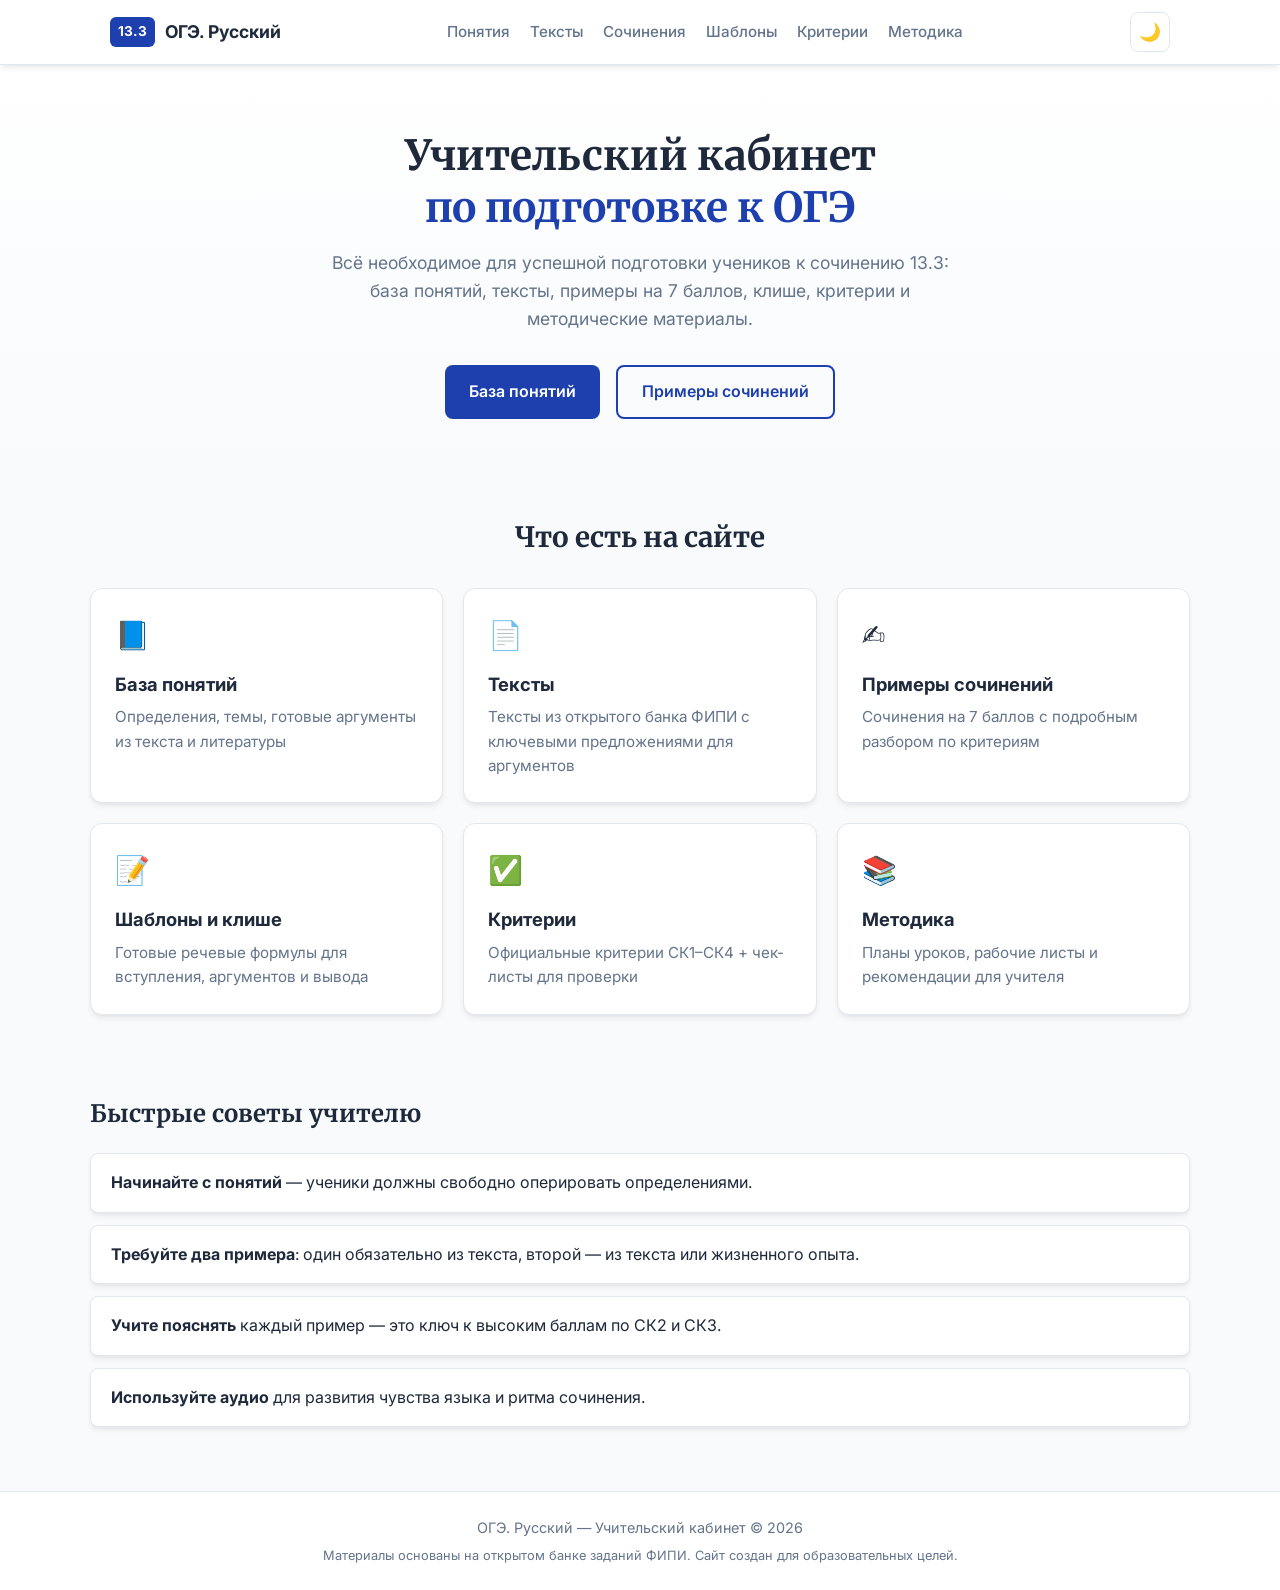
<file: index.html>
<!DOCTYPE html>
<html lang="ru">
<head>
  <meta charset="UTF-8">
  <meta name="viewport" content="width=device-width, initial-scale=1.0">
  <title>ОГЭ. Русский — Учительский кабинет | Сочинение 13.3</title>
  <meta name="description" content="Максимально полезный сайт для учителя русского языка: база понятий, тексты, примеры сочинений 13.3 ОГЭ, клише, критерии, методика">
  <link rel="stylesheet" href="css/style.css">
  <link rel="preconnect" href="https://fonts.googleapis.com">
  <link href="https://fonts.googleapis.com/css2?family=Inter:wght@400;500;600;700&family=Merriweather:wght@400;700&display=swap" rel="stylesheet">
</head>
<body>
  <header class="header">
    <div class="container header-inner">
      <a href="index.html" class="logo">
        <span class="logo-mark">13.3</span>
        <span class="logo-text">ОГЭ. Русский</span>
      </a>
      <nav class="nav">
        <a href="pages/concepts.html">Понятия</a>
        <a href="pages/texts.html">Тексты</a>
        <a href="pages/essays.html">Сочинения</a>
        <a href="pages/templates.html">Шаблоны</a>
        <a href="pages/criteria.html">Критерии</a>
        <a href="pages/methodology.html">Методика</a>
      </nav>
      <button class="theme-toggle" id="themeToggle" title="Сменить тему">🌙</button>
    </div>
  </header>

  <main>
    <section class="hero">
      <div class="container">
        <h1>Учительский кабинет<br><span>по подготовке к ОГЭ</span></h1>
        <p class="hero-subtitle">Всё необходимое для успешной подготовки учеников к сочинению 13.3: база понятий, тексты, примеры на 7 баллов, клише, критерии и методические материалы.</p>
        <div class="hero-actions">
          <a href="pages/concepts.html" class="btn btn-primary">База понятий</a>
          <a href="pages/essays.html" class="btn btn-secondary">Примеры сочинений</a>
        </div>
      </div>
    </section>

    <section class="features container">
      <h2>Что есть на сайте</h2>
      <div class="feature-grid">
        <a href="pages/concepts.html" class="feature-card">
          <div class="feature-icon">📘</div>
          <h3>База понятий</h3>
          <p>Определения, темы, готовые аргументы из текста и литературы</p>
        </a>
        <a href="pages/texts.html" class="feature-card">
          <div class="feature-icon">📄</div>
          <h3>Тексты</h3>
          <p>Тексты из открытого банка ФИПИ с ключевыми предложениями для аргументов</p>
        </a>
        <a href="pages/essays.html" class="feature-card">
          <div class="feature-icon">✍️</div>
          <h3>Примеры сочинений</h3>
          <p>Сочинения на 7 баллов с подробным разбором по критериям</p>
        </a>
        <a href="pages/templates.html" class="feature-card">
          <div class="feature-icon">📝</div>
          <h3>Шаблоны и клише</h3>
          <p>Готовые речевые формулы для вступления, аргументов и вывода</p>
        </a>
        <a href="pages/criteria.html" class="feature-card">
          <div class="feature-icon">✅</div>
          <h3>Критерии</h3>
          <p>Официальные критерии СК1–СК4 + чек-листы для проверки</p>
        </a>
        <a href="pages/methodology.html" class="feature-card">
          <div class="feature-icon">📚</div>
          <h3>Методика</h3>
          <p>Планы уроков, рабочие листы и рекомендации для учителя</p>
        </a>
      </div>
    </section>

    <section class="tips container">
      <h2>Быстрые советы учителю</h2>
      <ul class="tips-list">
        <li><strong>Начинайте с понятий</strong> — ученики должны свободно оперировать определениями.</li>
        <li><strong>Требуйте два примера</strong>: один обязательно из текста, второй — из текста или жизненного опыта.</li>
        <li><strong>Учите пояснять</strong> каждый пример — это ключ к высоким баллам по СК2 и СК3.</li>
        <li><strong>Используйте аудио</strong> для развития чувства языка и ритма сочинения.</li>
      </ul>
    </section>
  </main>

  <footer class="footer">
    <div class="container">
      <p>ОГЭ. Русский — Учительский кабинет &copy; 2026</p>
      <p class="footer-note">Материалы основаны на открытом банке заданий ФИПИ. Сайт создан для образовательных целей.</p>
    </div>
  </footer>

  <script src="js/main.js"></script>
</body>
</html>
</file>
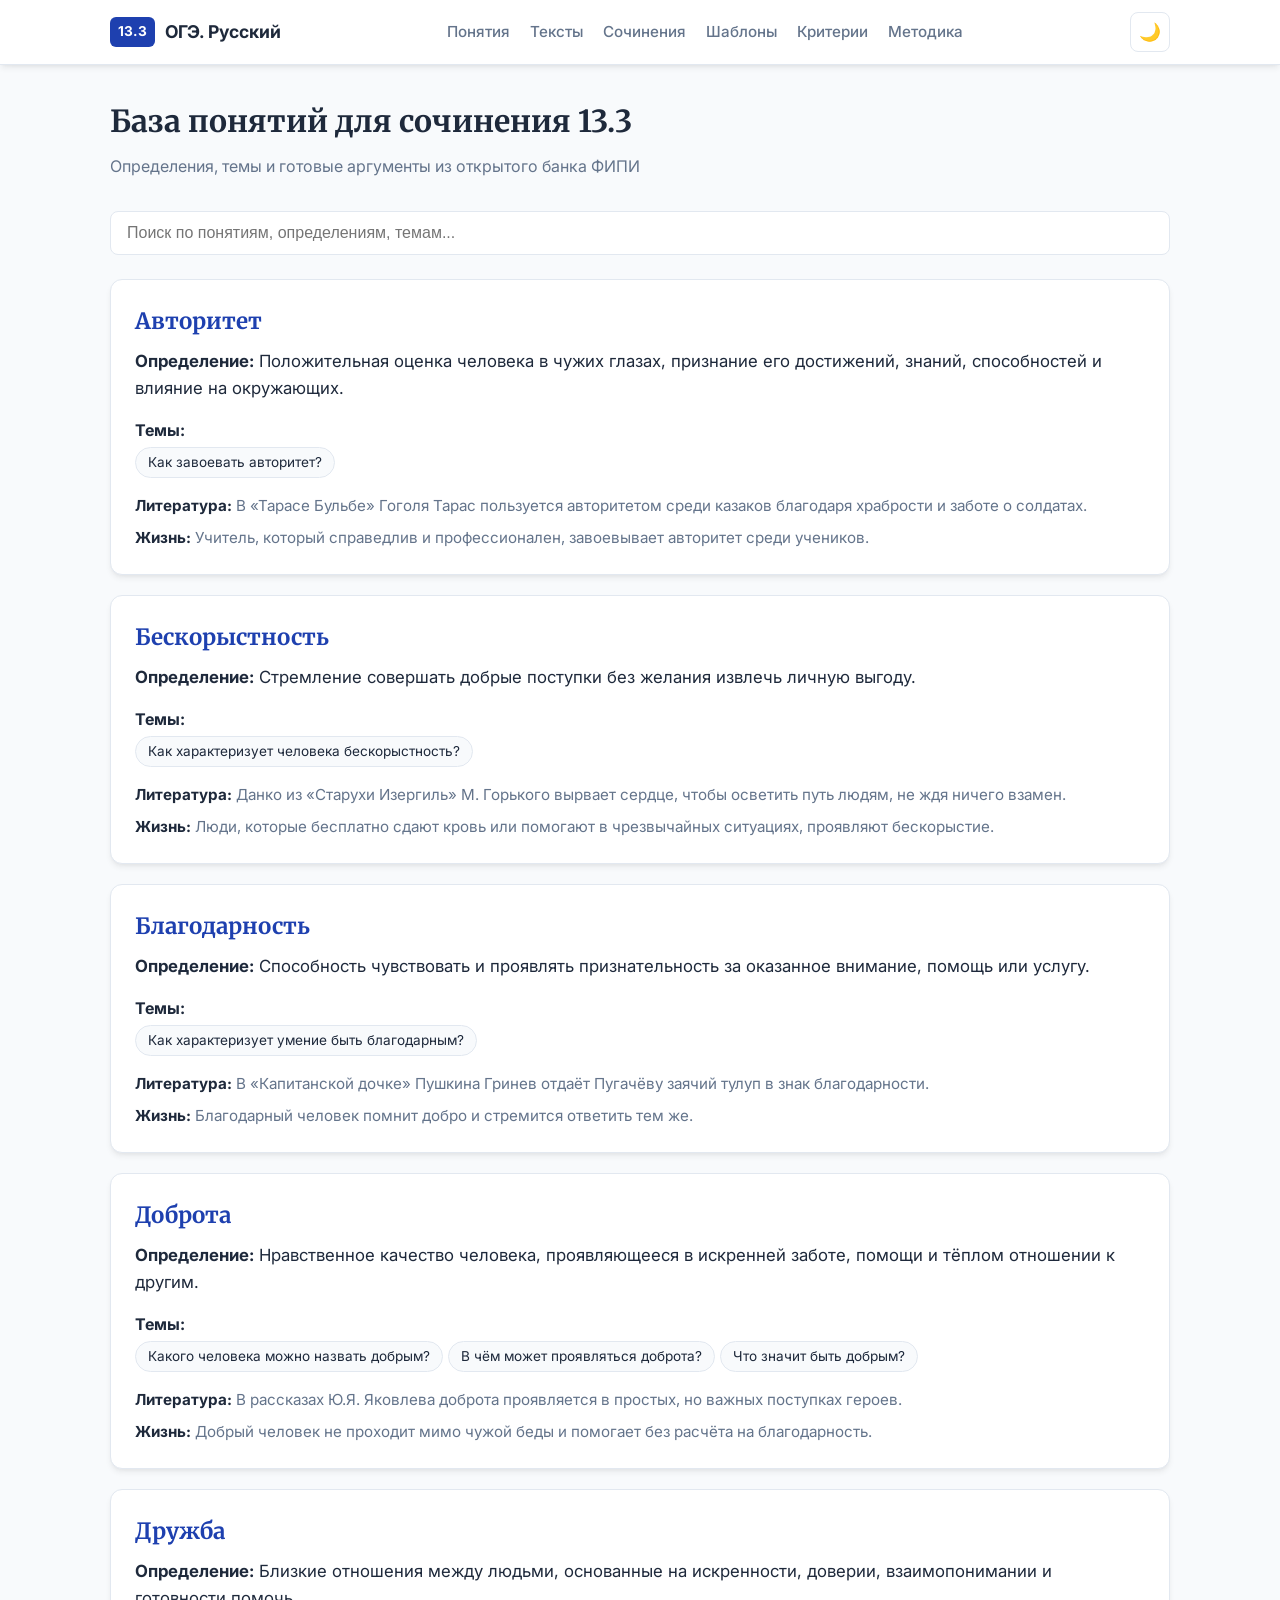
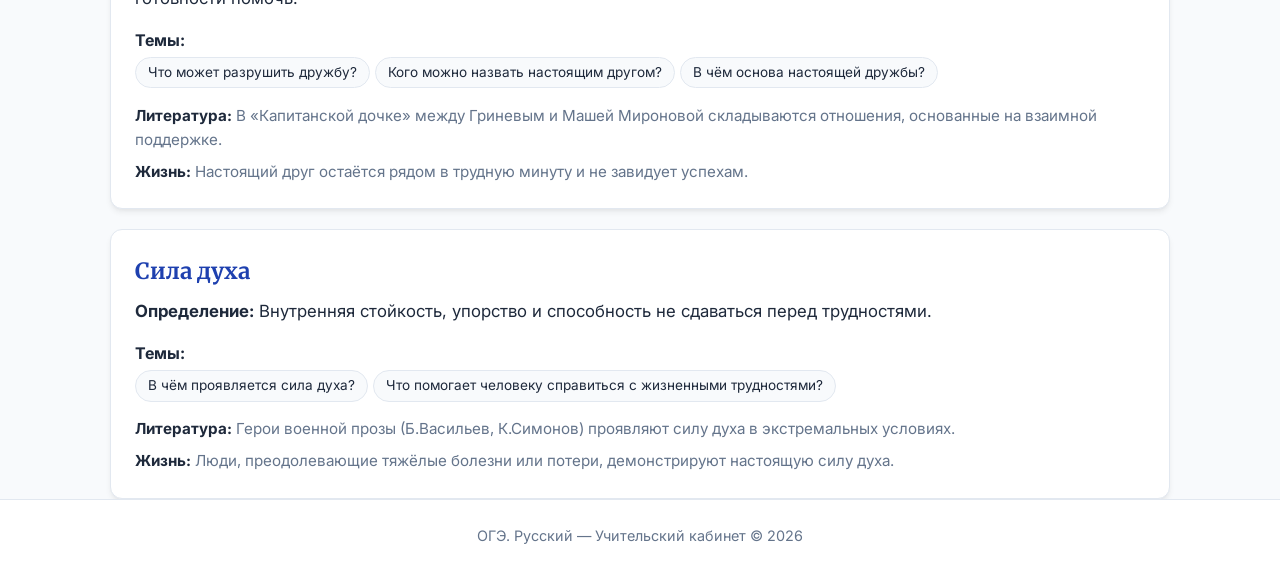
<file: pages/concepts.html>
<!DOCTYPE html>
<html lang="ru">
<head>
  <meta charset="UTF-8">
  <meta name="viewport" content="width=device-width, initial-scale=1.0">
  <title>База понятий | ОГЭ. Русский</title>
  <link rel="stylesheet" href="../css/style.css">
  <link href="https://fonts.googleapis.com/css2?family=Inter:wght@400;500;600;700&family=Merriweather:wght@400;700&display=swap" rel="stylesheet">
  <style>
    .search-box {
      margin: 1.5rem 0;
      display: flex;
      gap: 0.75rem;
    }
    .search-box input {
      flex: 1;
      padding: 0.75rem 1rem;
      border: 1px solid var(--border);
      border-radius: 8px;
      font-size: 1rem;
      background: var(--bg-card);
      color: var(--text);
    }
    .concepts-list {
      display: grid;
      gap: 1.25rem;
    }
    .concept-card {
      background: var(--bg-card);
      border: 1px solid var(--border);
      border-radius: var(--radius);
      padding: 1.5rem;
      box-shadow: var(--shadow);
    }
    .concept-card h2 {
      font-family: var(--font-serif);
      font-size: 1.4rem;
      color: var(--primary);
      margin-bottom: 0.5rem;
    }
    .definition {
      margin-bottom: 1rem;
      font-size: 1.05rem;
    }
    .themes {
      margin-bottom: 0.75rem;
    }
    .themes span {
      display: inline-block;
      background: var(--bg);
      border: 1px solid var(--border);
      border-radius: 20px;
      padding: 0.25rem 0.75rem;
      font-size: 0.85rem;
      margin: 0.2rem 0.3rem 0.2rem 0;
    }
    .args {
      display: grid;
      gap: 0.5rem;
      font-size: 0.95rem;
      color: var(--text-muted);
    }
    .args strong {
      color: var(--text);
    }
    .page-header {
      padding: 2rem 0 0.5rem;
    }
    .page-header h1 {
      font-family: var(--font-serif);
      font-size: 1.9rem;
    }
  </style>
</head>
<body>
  <header class="header">
    <div class="container header-inner">
      <a href="../index.html" class="logo">
        <span class="logo-mark">13.3</span>
        <span class="logo-text">ОГЭ. Русский</span>
      </a>
      <nav class="nav">
        <a href="concepts.html">Понятия</a>
        <a href="texts.html">Тексты</a>
        <a href="essays.html">Сочинения</a>
        <a href="templates.html">Шаблоны</a>
        <a href="criteria.html">Критерии</a>
        <a href="methodology.html">Методика</a>
      </nav>
      <button class="theme-toggle" id="themeToggle">🌙</button>
    </div>
  </header>

  <main class="container">
    <div class="page-header">
      <h1>База понятий для сочинения 13.3</h1>
      <p style="color: var(--text-muted); margin-top: 0.5rem;">Определения, темы и готовые аргументы из открытого банка ФИПИ</p>
    </div>

    <div class="search-box">
      <input type="search" id="searchInput" placeholder="Поиск по понятиям, определениям, темам..." autocomplete="off">
    </div>

    <div class="concepts-list" id="conceptsList">
      <!-- Заполняется из JSON -->
    </div>
  </main>

  <footer class="footer">
    <div class="container">
      <p>ОГЭ. Русский — Учительский кабинет &copy; 2026</p>
    </div>
  </footer>

  <script src="../js/main.js"></script>
  <script>
    async function loadConcepts() {
      const res = await fetch('../data/concepts.json');
      const data = await res.json();
      const list = document.getElementById('conceptsList');

      data.forEach(item => {
        const card = document.createElement('article');
        card.className = 'concept-card';
        card.innerHTML = `
          <h2>${item.title}</h2>
          <p class="definition"><strong>Определение:</strong> ${item.definition}</p>
          <div class="themes">
            <strong>Темы:</strong><br>
            ${item.themes.map(t => `<span>${t}</span>`).join('')}
          </div>
          <div class="args">
            <div><strong>Литература:</strong> ${item.arguments.literature}</div>
            <div><strong>Жизнь:</strong> ${item.arguments.life}</div>
          </div>
        `;
        list.appendChild(card);
      });

      // Activate search
      filterList('searchInput', '#conceptsList', '.concept-card');
    }

    loadConcepts();
  </script>
</body>
</html>
</file>
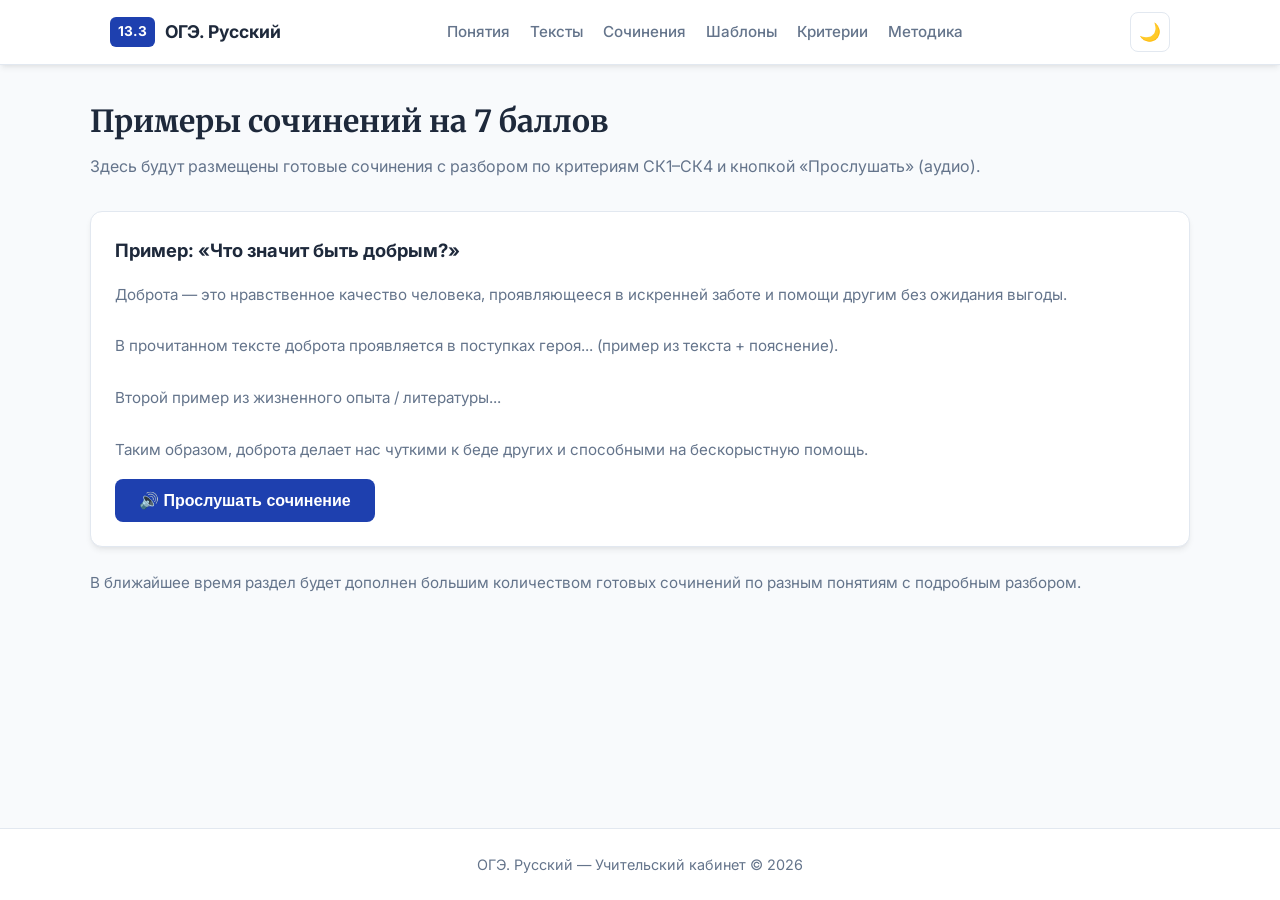
<file: pages/essays.html>
<!DOCTYPE html>
<html lang="ru">
<head>
  <meta charset="UTF-8">
  <meta name="viewport" content="width=device-width, initial-scale=1.0">
  <title>Примеры сочинений | ОГЭ. Русский</title>
  <link rel="stylesheet" href="../css/style.css">
  <link href="https://fonts.googleapis.com/css2?family=Inter:wght@400;500;600;700&family=Merriweather:wght@400;700&display=swap" rel="stylesheet">
</head>
<body>
  <header class="header">
    <div class="container header-inner">
      <a href="../index.html" class="logo">
        <span class="logo-mark">13.3</span>
        <span class="logo-text">ОГЭ. Русский</span>
      </a>
      <nav class="nav">
        <a href="concepts.html">Понятия</a>
        <a href="texts.html">Тексты</a>
        <a href="essays.html">Сочинения</a>
        <a href="templates.html">Шаблоны</a>
        <a href="criteria.html">Критерии</a>
        <a href="methodology.html">Методика</a>
      </nav>
      <button class="theme-toggle" id="themeToggle">🌙</button>
    </div>
  </header>

  <main class="container" style="padding: 2rem 0 4rem;">
    <h1 style="font-family: var(--font-serif); font-size: 1.9rem; margin-bottom: 0.5rem;">Примеры сочинений на 7 баллов</h1>
    <p style="color: var(--text-muted); margin-bottom: 2rem;">Здесь будут размещены готовые сочинения с разбором по критериям СК1–СК4 и кнопкой «Прослушать» (аудио).</p>

    <div class="feature-card" style="margin-bottom: 1.5rem;">
      <h3>Пример: «Что значит быть добрым?»</h3>
      <p style="margin: 1rem 0; line-height: 1.7;">
        Доброта — это нравственное качество человека, проявляющееся в искренней заботе и помощи другим без ожидания выгоды. <br><br>
        В прочитанном тексте доброта проявляется в поступках героя... (пример из текста + пояснение).<br><br>
        Второй пример из жизненного опыта / литературы...<br><br>
        Таким образом, доброта делает нас чуткими к беде других и способными на бескорыстную помощь.
      </p>
      <button class="btn btn-primary" onclick="speakText(this.previousElementSibling.innerText)">🔊 Прослушать сочинение</button>
    </div>

    <p style="color: var(--text-muted); font-size: 0.95rem;">В ближайшее время раздел будет дополнен большим количеством готовых сочинений по разным понятиям с подробным разбором.</p>
  </main>

  <footer class="footer">
    <div class="container">
      <p>ОГЭ. Русский — Учительский кабинет &copy; 2026</p>
    </div>
  </footer>

  <script src="../js/main.js"></script>
</body>
</html>
</file>
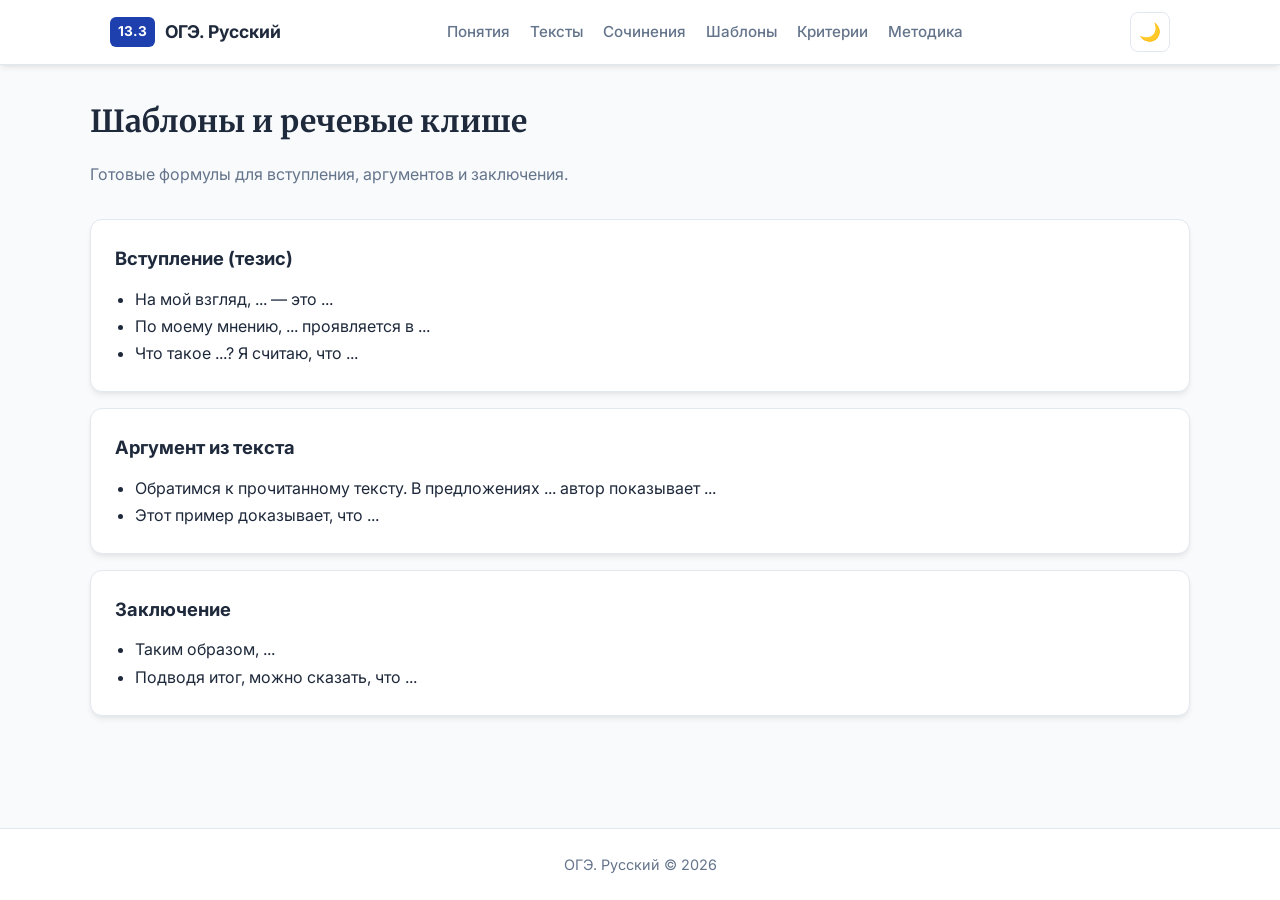
<file: pages/templates.html>
<!DOCTYPE html>
<html lang="ru">
<head>
  <meta charset="UTF-8">
  <meta name="viewport" content="width=device-width, initial-scale=1.0">
  <title>Шаблоны и клише | ОГЭ. Русский</title>
  <link rel="stylesheet" href="../css/style.css">
  <link href="https://fonts.googleapis.com/css2?family=Inter:wght@400;500;600;700&family=Merriweather:wght@400;700&display=swap" rel="stylesheet">
</head>
<body>
  <header class="header">
    <div class="container header-inner">
      <a href="../index.html" class="logo"><span class="logo-mark">13.3</span><span class="logo-text">ОГЭ. Русский</span></a>
      <nav class="nav">
        <a href="concepts.html">Понятия</a>
        <a href="texts.html">Тексты</a>
        <a href="essays.html">Сочинения</a>
        <a href="templates.html">Шаблоны</a>
        <a href="criteria.html">Критерии</a>
        <a href="methodology.html">Методика</a>
      </nav>
      <button class="theme-toggle" id="themeToggle">🌙</button>
    </div>
  </header>
  <main class="container" style="padding: 2rem 0 4rem;">
    <h1 style="font-family: var(--font-serif); font-size: 1.9rem;">Шаблоны и речевые клише</h1>
    <p style="color: var(--text-muted); margin: 1rem 0 2rem;">Готовые формулы для вступления, аргументов и заключения.</p>
    <div class="feature-card">
      <h3>Вступление (тезис)</h3>
      <ul style="margin: 0.75rem 0 0 1.25rem; line-height: 1.7;">
        <li>На мой взгляд, ... — это ...</li>
        <li>По моему мнению, ... проявляется в ...</li>
        <li>Что такое ...? Я считаю, что ...</li>
      </ul>
    </div>
    <div class="feature-card" style="margin-top: 1rem;">
      <h3>Аргумент из текста</h3>
      <ul style="margin: 0.75rem 0 0 1.25rem; line-height: 1.7;">
        <li>Обратимся к прочитанному тексту. В предложениях ... автор показывает ...</li>
        <li>Этот пример доказывает, что ...</li>
      </ul>
    </div>
    <div class="feature-card" style="margin-top: 1rem;">
      <h3>Заключение</h3>
      <ul style="margin: 0.75rem 0 0 1.25rem; line-height: 1.7;">
        <li>Таким образом, ...</li>
        <li>Подводя итог, можно сказать, что ...</li>
      </ul>
    </div>
  </main>
  <footer class="footer"><div class="container"><p>ОГЭ. Русский &copy; 2026</p></div></footer>
  <script src="../js/main.js"></script>
</body>
</html>
</file>
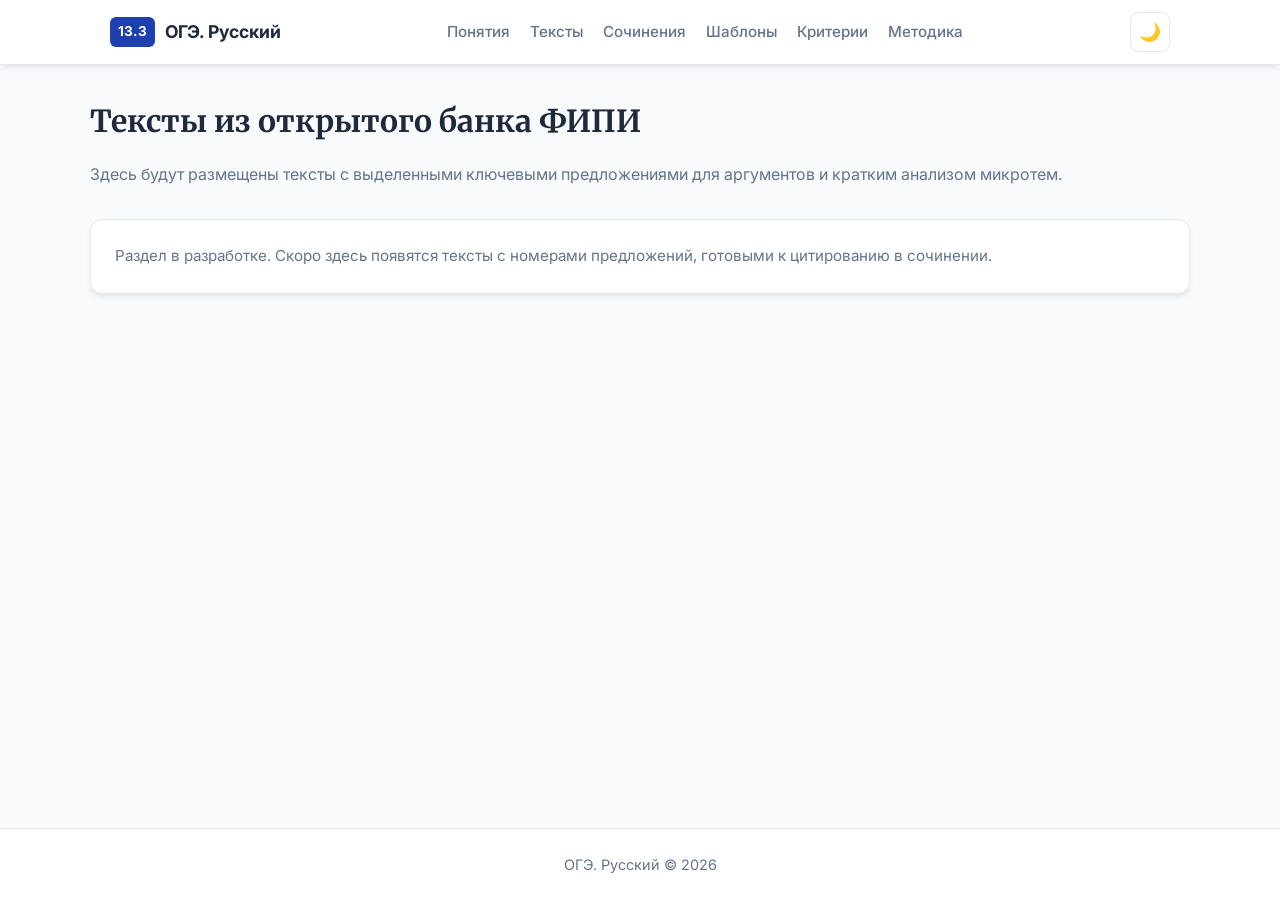
<file: pages/texts.html>
<!DOCTYPE html>
<html lang="ru">
<head>
  <meta charset="UTF-8">
  <meta name="viewport" content="width=device-width, initial-scale=1.0">
  <title>Тексты | ОГЭ. Русский</title>
  <link rel="stylesheet" href="../css/style.css">
  <link href="https://fonts.googleapis.com/css2?family=Inter:wght@400;500;600;700&family=Merriweather:wght@400;700&display=swap" rel="stylesheet">
</head>
<body>
  <header class="header">
    <div class="container header-inner">
      <a href="../index.html" class="logo"><span class="logo-mark">13.3</span><span class="logo-text">ОГЭ. Русский</span></a>
      <nav class="nav">
        <a href="concepts.html">Понятия</a>
        <a href="texts.html">Тексты</a>
        <a href="essays.html">Сочинения</a>
        <a href="templates.html">Шаблоны</a>
        <a href="criteria.html">Критерии</a>
        <a href="methodology.html">Методика</a>
      </nav>
      <button class="theme-toggle" id="themeToggle">🌙</button>
    </div>
  </header>
  <main class="container" style="padding: 2rem 0 4rem;">
    <h1 style="font-family: var(--font-serif); font-size: 1.9rem;">Тексты из открытого банка ФИПИ</h1>
    <p style="color: var(--text-muted); margin: 1rem 0 2rem;">Здесь будут размещены тексты с выделенными ключевыми предложениями для аргументов и кратким анализом микротем.</p>
    <div class="feature-card">
      <p>Раздел в разработке. Скоро здесь появятся тексты с номерами предложений, готовыми к цитированию в сочинении.</p>
    </div>
  </main>
  <footer class="footer"><div class="container"><p>ОГЭ. Русский &copy; 2026</p></div></footer>
  <script src="../js/main.js"></script>
</body>
</html>
</file>
<file: css/style.css>
:root {
  --bg: #f8fafc;
  --bg-card: #ffffff;
  --text: #1e293b;
  --text-muted: #64748b;
  --primary: #1e40af;
  --primary-hover: #1e3a8a;
  --accent: #d97706;
  --border: #e2e8f0;
  --shadow: 0 4px 6px -1px rgb(0 0 0 / 0.07), 0 2px 4px -2px rgb(0 0 0 / 0.05);
  --radius: 12px;
  --font-sans: 'Inter', system-ui, -apple-system, sans-serif;
  --font-serif: 'Merriweather', Georgia, serif;
}

[data-theme="dark"] {
  --bg: #0f172a;
  --bg-card: #1e293b;
  --text: #f1f5f9;
  --text-muted: #94a3b8;
  --primary: #60a5fa;
  --primary-hover: #93c5fd;
  --accent: #fbbf24;
  --border: #334155;
  --shadow: 0 4px 6px -1px rgb(0 0 0 / 0.3);
}

* {
  box-sizing: border-box;
  margin: 0;
  padding: 0;
}

body {
  font-family: var(--font-sans);
  background: var(--bg);
  color: var(--text);
  line-height: 1.6;
  min-height: 100vh;
  display: flex;
  flex-direction: column;
}

.container {
  width: 100%;
  max-width: 1100px;
  margin: 0 auto;
  padding: 0 1.25rem;
}

/* Header */
.header {
  background: var(--bg-card);
  border-bottom: 1px solid var(--border);
  position: sticky;
  top: 0;
  z-index: 100;
  box-shadow: var(--shadow);
}

.header-inner {
  display: flex;
  align-items: center;
  justify-content: space-between;
  height: 64px;
  gap: 1rem;
}

.logo {
  display: flex;
  align-items: center;
  gap: 0.6rem;
  text-decoration: none;
  color: var(--text);
  font-weight: 700;
}

.logo-mark {
  background: var(--primary);
  color: white;
  font-size: 0.85rem;
  font-weight: 700;
  padding: 0.25rem 0.5rem;
  border-radius: 6px;
}

.logo-text {
  font-size: 1.1rem;
}

.nav {
  display: flex;
  gap: 1.25rem;
  flex-wrap: wrap;
}

.nav a {
  color: var(--text-muted);
  text-decoration: none;
  font-size: 0.95rem;
  font-weight: 500;
  transition: color 0.2s;
}

.nav a:hover {
  color: var(--primary);
}

.theme-toggle {
  background: none;
  border: 1px solid var(--border);
  border-radius: 8px;
  width: 40px;
  height: 40px;
  cursor: pointer;
  font-size: 1.1rem;
  display: flex;
  align-items: center;
  justify-content: center;
}

/* Hero */
.hero {
  padding: 4rem 0 3rem;
  text-align: center;
  background: linear-gradient(180deg, var(--bg-card) 0%, var(--bg) 100%);
}

.hero h1 {
  font-family: var(--font-serif);
  font-size: clamp(1.8rem, 4vw, 2.6rem);
  line-height: 1.25;
  margin-bottom: 1rem;
}

.hero h1 span {
  color: var(--primary);
}

.hero-subtitle {
  color: var(--text-muted);
  font-size: 1.1rem;
  max-width: 640px;
  margin: 0 auto 2rem;
}

.hero-actions {
  display: flex;
  gap: 1rem;
  justify-content: center;
  flex-wrap: wrap;
}

/* Buttons */
.btn {
  display: inline-flex;
  align-items: center;
  justify-content: center;
  padding: 0.75rem 1.5rem;
  border-radius: 8px;
  font-weight: 600;
  text-decoration: none;
  transition: all 0.2s;
  border: none;
  cursor: pointer;
  font-size: 1rem;
}

.btn-primary {
  background: var(--primary);
  color: white;
}

.btn-primary:hover {
  background: var(--primary-hover);
}

.btn-secondary {
  background: transparent;
  color: var(--primary);
  border: 2px solid var(--primary);
}

.btn-secondary:hover {
  background: var(--primary);
  color: white;
}

/* Features */
.features {
  padding: 3rem 0;
}

.features h2 {
  font-family: var(--font-serif);
  font-size: 1.75rem;
  margin-bottom: 1.75rem;
  text-align: center;
}

.feature-grid {
  display: grid;
  grid-template-columns: repeat(auto-fit, minmax(280px, 1fr));
  gap: 1.25rem;
}

.feature-card {
  background: var(--bg-card);
  border: 1px solid var(--border);
  border-radius: var(--radius);
  padding: 1.5rem;
  text-decoration: none;
  color: inherit;
  transition: transform 0.2s, box-shadow 0.2s;
  box-shadow: var(--shadow);
}

.feature-card:hover {
  transform: translateY(-3px);
  box-shadow: 0 10px 15px -3px rgb(0 0 0 / 0.1);
}

.feature-icon {
  font-size: 1.75rem;
  margin-bottom: 0.75rem;
}

.feature-card h3 {
  font-size: 1.15rem;
  margin-bottom: 0.4rem;
}

.feature-card p {
  color: var(--text-muted);
  font-size: 0.95rem;
}

/* Tips */
.tips {
  padding: 2rem 0 4rem;
}

.tips h2 {
  font-family: var(--font-serif);
  font-size: 1.5rem;
  margin-bottom: 1.25rem;
}

.tips-list {
  list-style: none;
  display: grid;
  gap: 0.75rem;
}

.tips-list li {
  background: var(--bg-card);
  border: 1px solid var(--border);
  border-radius: 8px;
  padding: 1rem 1.25rem;
  box-shadow: var(--shadow);
}

/* Footer */
.footer {
  margin-top: auto;
  background: var(--bg-card);
  border-top: 1px solid var(--border);
  padding: 1.5rem 0;
  text-align: center;
  color: var(--text-muted);
  font-size: 0.9rem;
}

.footer-note {
  margin-top: 0.4rem;
  font-size: 0.8rem;
}

/* Responsive */
@media (max-width: 768px) {
  .nav {
    display: none;
  }
  .hero {
    padding: 2.5rem 0;
  }
}

/* Print */
@media print {
  .header, .footer, .theme-toggle, .hero-actions {
    display: none;
  }
  body {
    background: white;
    color: black;
  }
}
</file>
